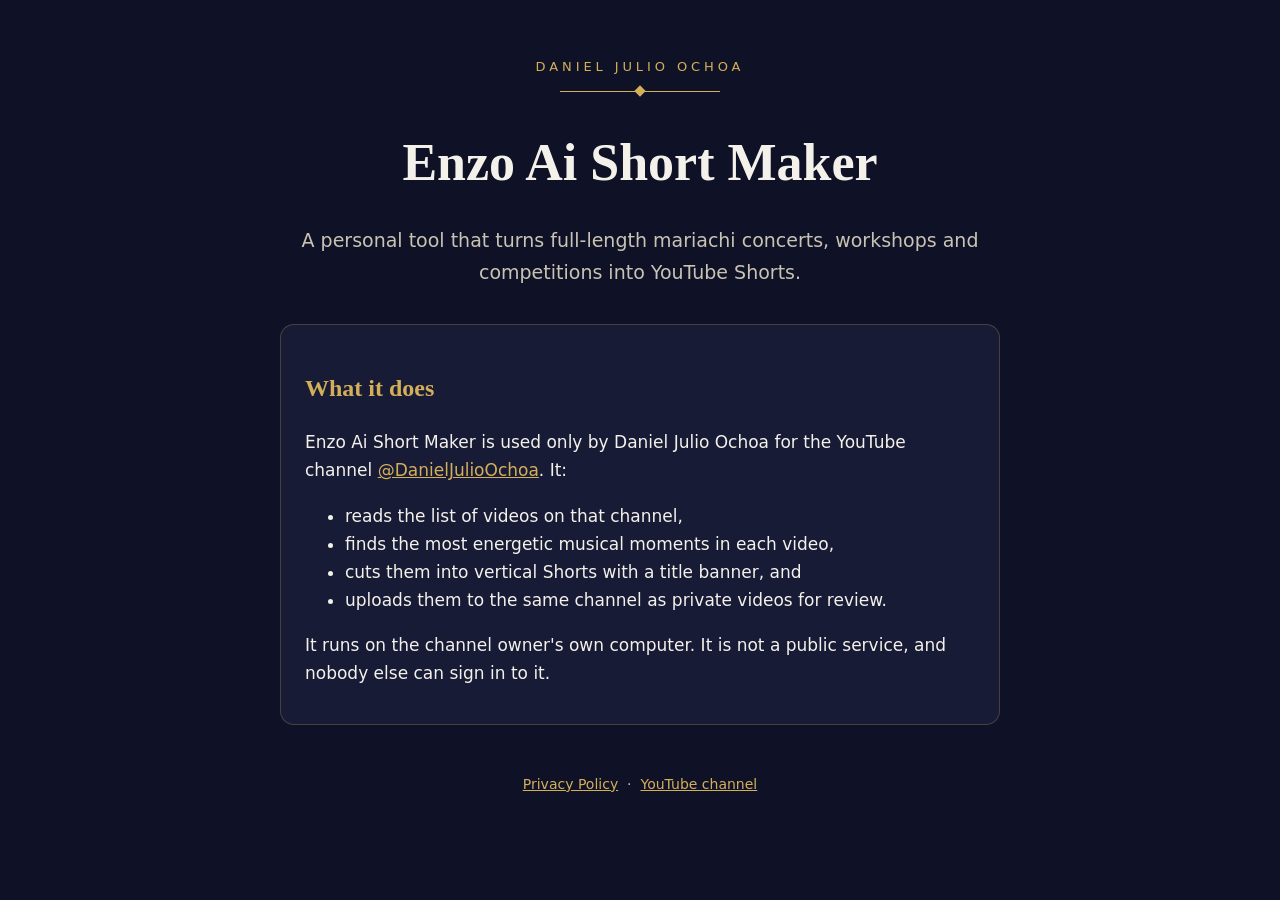
<file: index.html>
<!doctype html>
<html lang="en">
<head>
  <meta charset="utf-8">
  <meta name="viewport" content="width=device-width, initial-scale=1">
  <title>Enzo Ai Short Maker</title>
  <meta name="description" content="A personal tool that turns Daniel Julio Ochoa's mariachi videos into YouTube Shorts.">
  <link rel="stylesheet" href="style.css">
</head>
<body>
  <main>
    <div class="eyebrow">Daniel Julio Ochoa</div>
    <div class="rule"></div>
    <h1>Enzo Ai Short Maker</h1>
    <p class="lead">A personal tool that turns full-length mariachi concerts, workshops and competitions into YouTube Shorts.</p>

    <div class="card">
      <h2>What it does</h2>
      <p>Enzo Ai Short Maker is used only by Daniel Julio Ochoa for the YouTube channel
        <a href="https://www.youtube.com/@DanielJulioOchoa">@DanielJulioOchoa</a>. It:</p>
      <ul>
        <li>reads the list of videos on that channel,</li>
        <li>finds the most energetic musical moments in each video,</li>
        <li>cuts them into vertical Shorts with a title banner, and</li>
        <li>uploads them to the same channel as private videos for review.</li>
      </ul>
      <p>It runs on the channel owner's own computer. It is not a public service, and nobody else can sign in to it.</p>
    </div>

    <footer>
      <a href="privacy.html">Privacy Policy</a> &nbsp;·&nbsp;
      <a href="https://www.youtube.com/@DanielJulioOchoa">YouTube channel</a>
    </footer>
  </main>
</body>
</html>
</file>
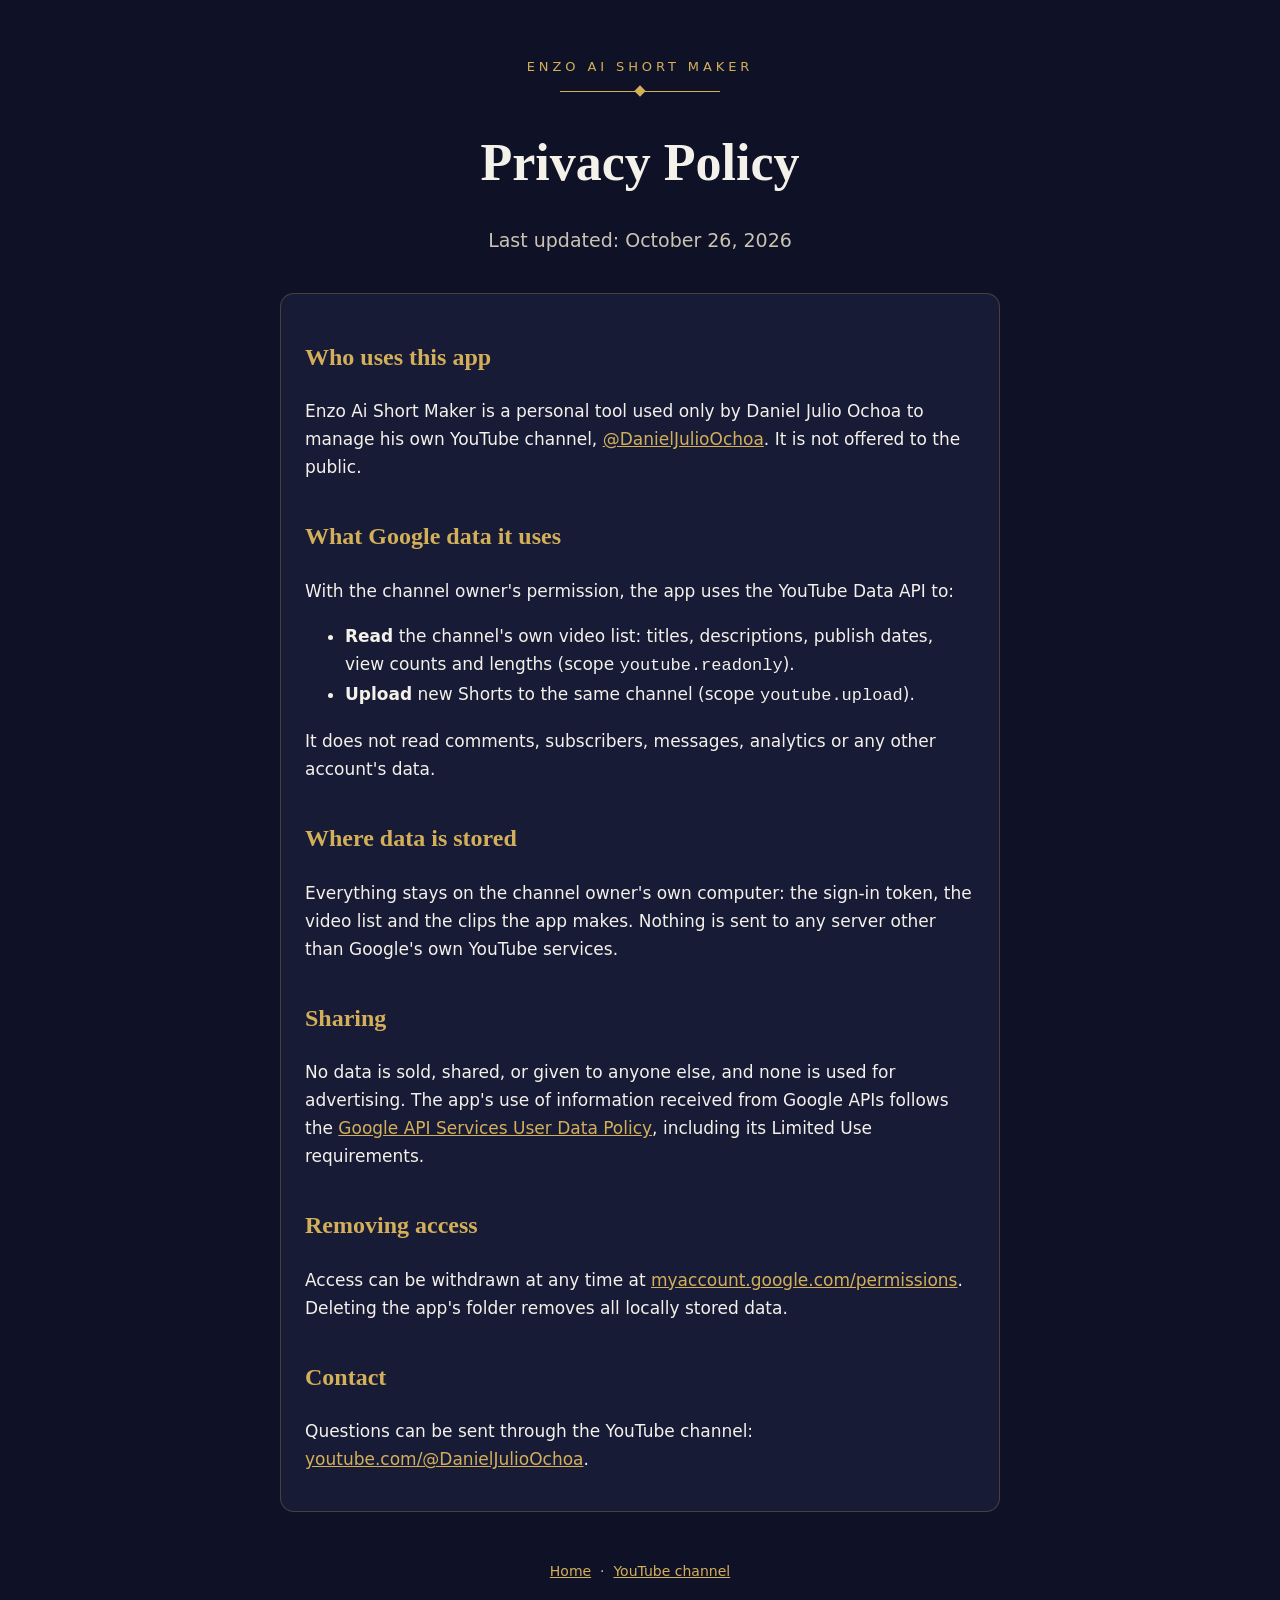
<file: privacy.html>
<!doctype html>
<html lang="en">
<head>
  <meta charset="utf-8">
  <meta name="viewport" content="width=device-width, initial-scale=1">
  <title>Privacy Policy – Enzo Ai Short Maker</title>
  <meta name="description" content="Privacy policy for Enzo Ai Short Maker.">
  <link rel="stylesheet" href="style.css">
</head>
<body>
  <main>
    <div class="eyebrow">Enzo Ai Short Maker</div>
    <div class="rule"></div>
    <h1>Privacy Policy</h1>
    <p class="lead">Last updated: October 26, 2026</p>

    <div class="card">
      <h2>Who uses this app</h2>
      <p>Enzo Ai Short Maker is a personal tool used only by Daniel Julio Ochoa to manage his own YouTube channel,
        <a href="https://www.youtube.com/@DanielJulioOchoa">@DanielJulioOchoa</a>. It is not offered to the public.</p>

      <h2>What Google data it uses</h2>
      <p>With the channel owner's permission, the app uses the YouTube Data API to:</p>
      <ul>
        <li><strong>Read</strong> the channel's own video list: titles, descriptions, publish dates, view counts and lengths
          (scope <code>youtube.readonly</code>).</li>
        <li><strong>Upload</strong> new Shorts to the same channel (scope <code>youtube.upload</code>).</li>
      </ul>
      <p>It does not read comments, subscribers, messages, analytics or any other account's data.</p>

      <h2>Where data is stored</h2>
      <p>Everything stays on the channel owner's own computer: the sign-in token, the video list and the clips the app makes.
        Nothing is sent to any server other than Google's own YouTube services.</p>

      <h2>Sharing</h2>
      <p>No data is sold, shared, or given to anyone else, and none is used for advertising.
        The app's use of information received from Google APIs follows the
        <a href="https://developers.google.com/terms/api-services-user-data-policy">Google API Services User Data Policy</a>,
        including its Limited Use requirements.</p>

      <h2>Removing access</h2>
      <p>Access can be withdrawn at any time at
        <a href="https://myaccount.google.com/permissions">myaccount.google.com/permissions</a>.
        Deleting the app's folder removes all locally stored data.</p>

      <h2>Contact</h2>
      <p>Questions can be sent through the YouTube channel:
        <a href="https://www.youtube.com/@DanielJulioOchoa">youtube.com/@DanielJulioOchoa</a>.</p>
    </div>

    <footer>
      <a href="index.html">Home</a> &nbsp;·&nbsp;
      <a href="https://www.youtube.com/@DanielJulioOchoa">YouTube channel</a>
    </footer>
  </main>
</body>
</html>
</file>
<file: style.css>
:root {
  --bg: #0f1226;
  --panel: #171b36;
  --text: #f4f1ea;
  --muted: #c9c3b4;
  --gold: #d4af5a;
}
* { box-sizing: border-box; }
body {
  margin: 0;
  background: var(--bg);
  color: var(--text);
  font: 17px/1.65 "Segoe UI", system-ui, -apple-system, sans-serif;
}
main { max-width: 760px; margin: 0 auto; padding: 56px 20px 72px; }
.eyebrow {
  color: var(--gold);
  letter-spacing: .3em;
  text-transform: uppercase;
  font-size: 13px;
  text-align: center;
}
.rule { width: 160px; height: 1px; background: var(--gold); margin: 14px auto 28px; position: relative; }
.rule::after {
  content: ""; position: absolute; left: 50%; top: -4px; width: 8px; height: 8px;
  background: var(--gold); transform: translateX(-50%) rotate(45deg);
}
h1, h2 { font-family: "Bodoni MT", Didot, Georgia, serif; font-weight: 700; }
h1 { font-size: clamp(34px, 7vw, 52px); text-align: center; margin: 0 0 8px; }
h2 { color: var(--gold); font-size: 24px; margin-top: 36px; }
.lead { text-align: center; color: var(--muted); font-size: 19px; margin-bottom: 36px; }
.card { background: var(--panel); border: 1px solid rgba(212,175,90,.25); border-radius: 14px; padding: 8px 24px 20px; }
a { color: var(--gold); }
footer { text-align: center; color: var(--muted); font-size: 14px; margin-top: 48px; }
</file>
